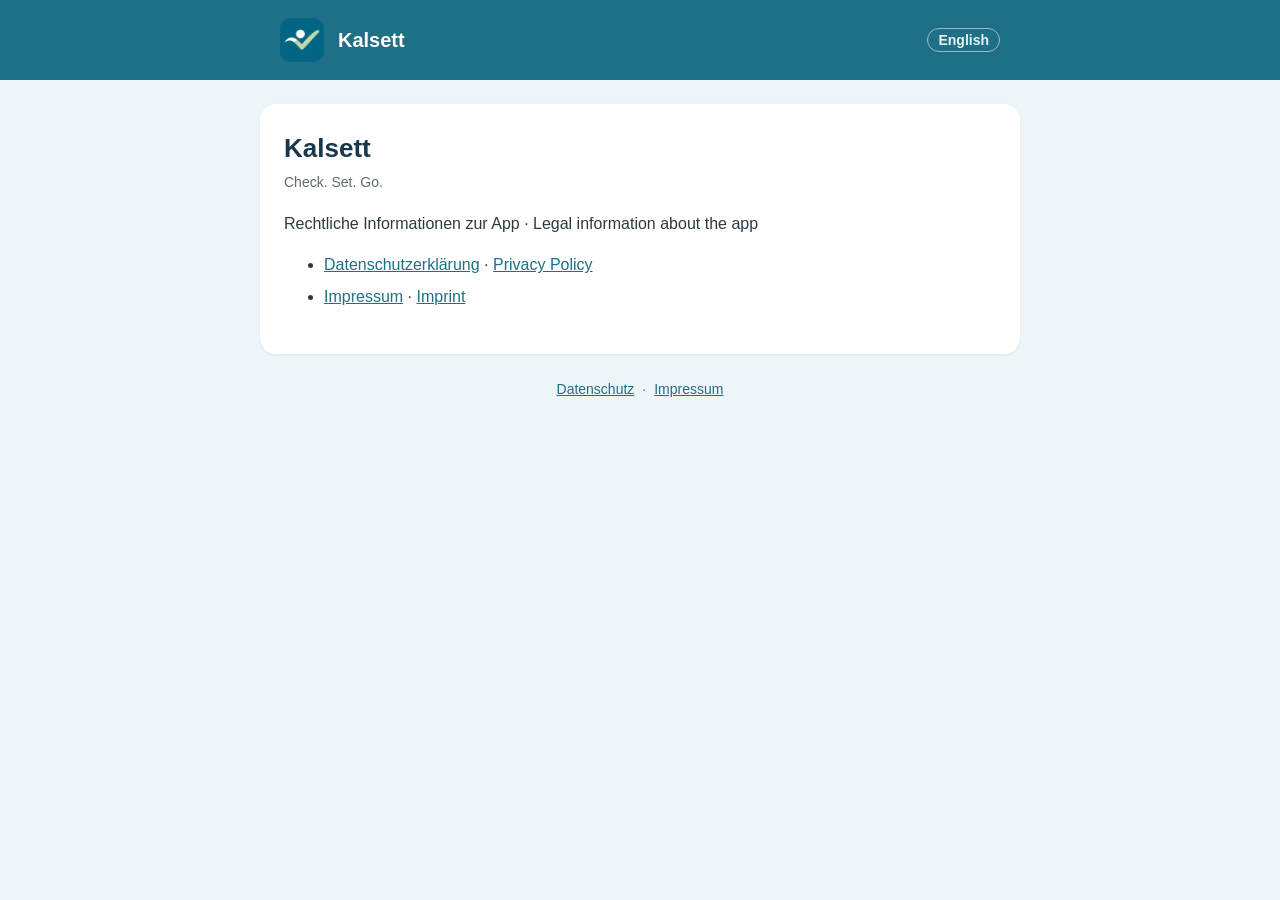
<file: index.html>
<!doctype html>
<html lang="de">
<head>
<meta charset="utf-8">
<meta name="viewport" content="width=device-width, initial-scale=1">
<title>Rechtliches – Kalsett</title>
<link rel="icon" href="icon.png">
<link rel="stylesheet" href="style.css">
</head>
<body>
<header><div class="wrap"><img src="icon.png" alt=""><a href="index.html">Kalsett</a><span class="lang"><a href="privacy.html" hreflang="en">English</a></span></div></header>
<main><div class="wrap">
<h1>Kalsett</h1>
<p class="stand">Check. Set. Go.</p>
<p>Rechtliche Informationen zur App · Legal information about the app</p>
<ul>
<li><a href="datenschutz.html">Datenschutzerklärung</a> · <a href="privacy.html">Privacy Policy</a></li>
<li><a href="impressum.html">Impressum</a> · <a href="imprint.html">Imprint</a></li>
</ul>

</div></main>
<footer><a href="datenschutz.html">Datenschutz</a>·<a href="impressum.html">Impressum</a></footer>
</body>
</html>
</file>
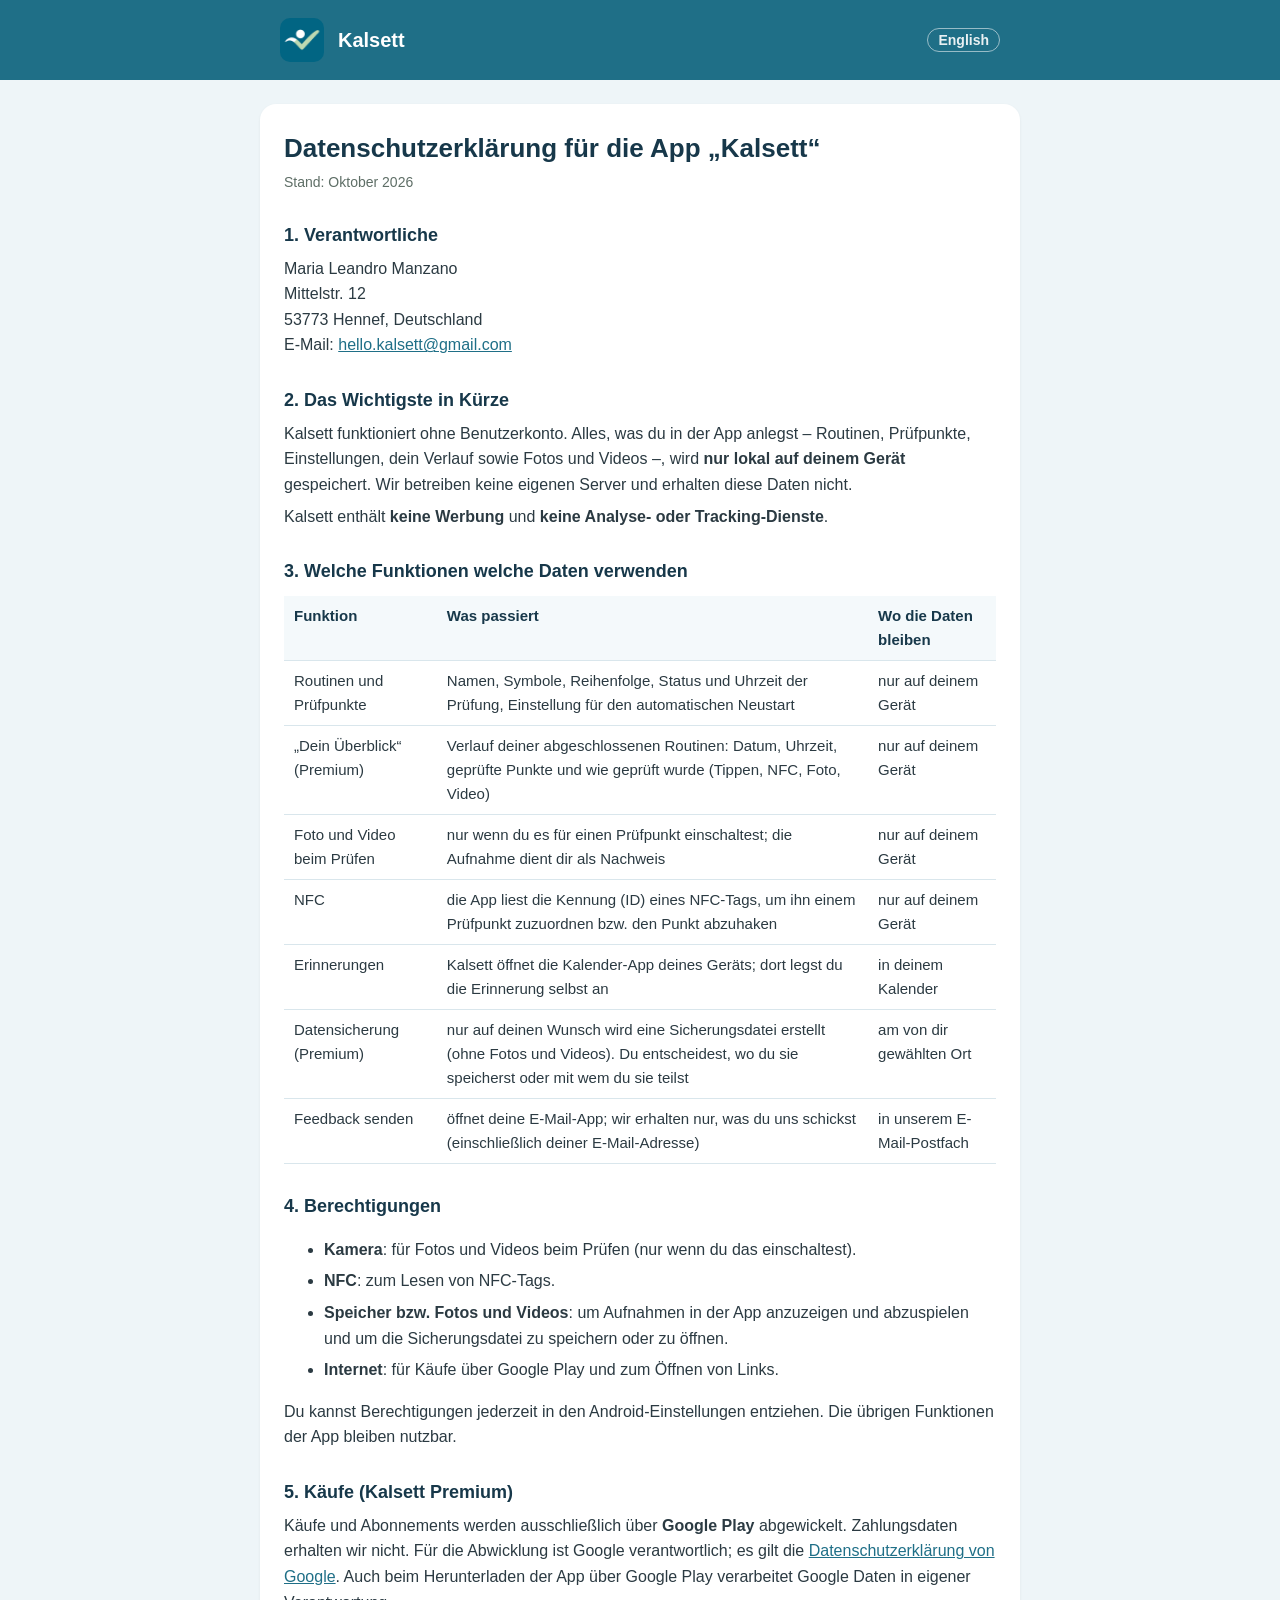
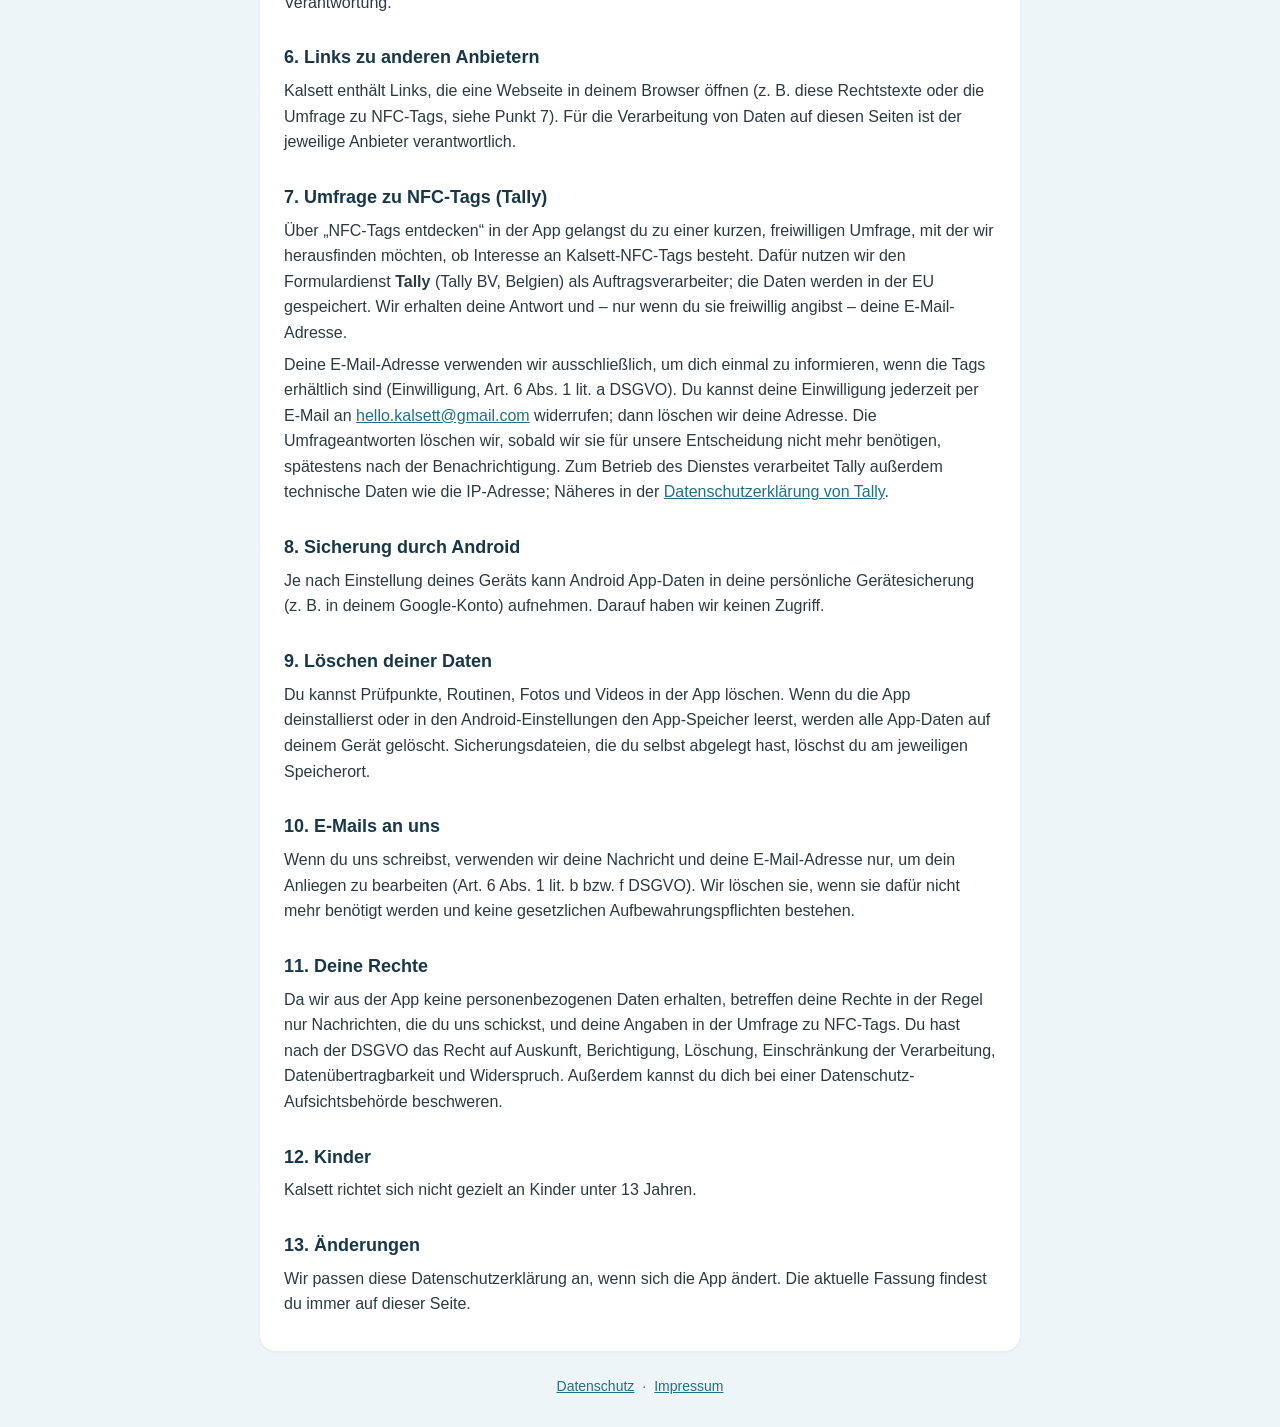
<file: datenschutz.html>
<!doctype html>
<html lang="de">
<head>
<meta charset="utf-8">
<meta name="viewport" content="width=device-width, initial-scale=1">
<title>Datenschutzerklärung – Kalsett</title>
<link rel="icon" href="icon.png">
<link rel="stylesheet" href="style.css">
</head>
<body>
<header><div class="wrap"><img src="icon.png" alt=""><a href="index.html">Kalsett</a><span class="lang"><a href="privacy.html" hreflang="en">English</a></span></div></header>
<main><div class="wrap">
<h1>Datenschutzerklärung für die App „Kalsett“</h1>
<p class="stand">Stand: Oktober 2026</p>

<h2>1. Verantwortliche</h2>
<p>Maria Leandro Manzano<br>Mittelstr. 12<br>53773 Hennef, Deutschland<br>E-Mail: <a href="mailto:hello.kalsett@gmail.com">hello.kalsett@gmail.com</a></p>

<h2>2. Das Wichtigste in Kürze</h2>
<p>Kalsett funktioniert ohne Benutzerkonto. Alles, was du in der App anlegst – Routinen, Prüfpunkte, Einstellungen, dein Verlauf sowie Fotos und Videos –, wird <strong>nur lokal auf deinem Gerät</strong> gespeichert. Wir betreiben keine eigenen Server und erhalten diese Daten nicht.</p>
<p>Kalsett enthält <strong>keine Werbung</strong> und <strong>keine Analyse- oder Tracking-Dienste</strong>.</p>

<h2>3. Welche Funktionen welche Daten verwenden</h2>
<table>
<tr><th>Funktion</th><th>Was passiert</th><th>Wo die Daten bleiben</th></tr>
<tr><td>Routinen und Prüfpunkte</td><td>Namen, Symbole, Reihenfolge, Status und Uhrzeit der Prüfung, Einstellung für den automatischen Neustart</td><td>nur auf deinem Gerät</td></tr>
<tr><td>„Dein Überblick“ (Premium)</td><td>Verlauf deiner abgeschlossenen Routinen: Datum, Uhrzeit, geprüfte Punkte und wie geprüft wurde (Tippen, NFC, Foto, Video)</td><td>nur auf deinem Gerät</td></tr>
<tr><td>Foto und Video beim Prüfen</td><td>nur wenn du es für einen Prüfpunkt einschaltest; die Aufnahme dient dir als Nachweis</td><td>nur auf deinem Gerät</td></tr>
<tr><td>NFC</td><td>die App liest die Kennung (ID) eines NFC-Tags, um ihn einem Prüfpunkt zuzuordnen bzw. den Punkt abzuhaken</td><td>nur auf deinem Gerät</td></tr>
<tr><td>Erinnerungen</td><td>Kalsett öffnet die Kalender-App deines Geräts; dort legst du die Erinnerung selbst an</td><td>in deinem Kalender</td></tr>
<tr><td>Datensicherung (Premium)</td><td>nur auf deinen Wunsch wird eine Sicherungsdatei erstellt (ohne Fotos und Videos). Du entscheidest, wo du sie speicherst oder mit wem du sie teilst</td><td>am von dir gewählten Ort</td></tr>
<tr><td>Feedback senden</td><td>öffnet deine E-Mail-App; wir erhalten nur, was du uns schickst (einschließlich deiner E-Mail-Adresse)</td><td>in unserem E-Mail-Postfach</td></tr>
</table>

<h2>4. Berechtigungen</h2>
<ul>
<li><strong>Kamera</strong>: für Fotos und Videos beim Prüfen (nur wenn du das einschaltest).</li>
<li><strong>NFC</strong>: zum Lesen von NFC-Tags.</li>
<li><strong>Speicher bzw. Fotos und Videos</strong>: um Aufnahmen in der App anzuzeigen und abzuspielen und um die Sicherungsdatei zu speichern oder zu öffnen.</li>
<li><strong>Internet</strong>: für Käufe über Google Play und zum Öffnen von Links.</li>
</ul>
<p>Du kannst Berechtigungen jederzeit in den Android-Einstellungen entziehen. Die übrigen Funktionen der App bleiben nutzbar.</p>

<h2>5. Käufe (Kalsett Premium)</h2>
<p>Käufe und Abonnements werden ausschließlich über <strong>Google Play</strong> abgewickelt. Zahlungsdaten erhalten wir nicht. Für die Abwicklung ist Google verantwortlich; es gilt die <a href="https://policies.google.com/privacy">Datenschutzerklärung von Google</a>. Auch beim Herunterladen der App über Google Play verarbeitet Google Daten in eigener Verantwortung.</p>

<h2>6. Links zu anderen Anbietern</h2>
<p>Kalsett enthält Links, die eine Webseite in deinem Browser öffnen (z. B. diese Rechtstexte oder die Umfrage zu NFC-Tags, siehe Punkt 7). Für die Verarbeitung von Daten auf diesen Seiten ist der jeweilige Anbieter verantwortlich.</p>

<h2>7. Umfrage zu NFC-Tags (Tally)</h2>
<p>Über „NFC-Tags entdecken“ in der App gelangst du zu einer kurzen, freiwilligen Umfrage, mit der wir herausfinden möchten, ob Interesse an Kalsett-NFC-Tags besteht. Dafür nutzen wir den Formulardienst <strong>Tally</strong> (Tally BV, Belgien) als Auftragsverarbeiter; die Daten werden in der EU gespeichert. Wir erhalten deine Antwort und – nur wenn du sie freiwillig angibst – deine E-Mail-Adresse.</p>
<p>Deine E-Mail-Adresse verwenden wir ausschließlich, um dich einmal zu informieren, wenn die Tags erhältlich sind (Einwilligung, Art. 6 Abs. 1 lit. a DSGVO). Du kannst deine Einwilligung jederzeit per E-Mail an <a href="mailto:hello.kalsett@gmail.com">hello.kalsett@gmail.com</a> widerrufen; dann löschen wir deine Adresse. Die Umfrageantworten löschen wir, sobald wir sie für unsere Entscheidung nicht mehr benötigen, spätestens nach der Benachrichtigung. Zum Betrieb des Dienstes verarbeitet Tally außerdem technische Daten wie die IP-Adresse; Näheres in der <a href="https://tally.so/privacy">Datenschutzerklärung von Tally</a>.</p>

<h2>8. Sicherung durch Android</h2>
<p>Je nach Einstellung deines Geräts kann Android App-Daten in deine persönliche Gerätesicherung (z. B. in deinem Google-Konto) aufnehmen. Darauf haben wir keinen Zugriff.</p>

<h2>9. Löschen deiner Daten</h2>
<p>Du kannst Prüfpunkte, Routinen, Fotos und Videos in der App löschen. Wenn du die App deinstallierst oder in den Android-Einstellungen den App-Speicher leerst, werden alle App-Daten auf deinem Gerät gelöscht. Sicherungsdateien, die du selbst abgelegt hast, löschst du am jeweiligen Speicherort.</p>

<h2>10. E-Mails an uns</h2>
<p>Wenn du uns schreibst, verwenden wir deine Nachricht und deine E-Mail-Adresse nur, um dein Anliegen zu bearbeiten (Art. 6 Abs. 1 lit. b bzw. f DSGVO). Wir löschen sie, wenn sie dafür nicht mehr benötigt werden und keine gesetzlichen Aufbewahrungspflichten bestehen.</p>

<h2>11. Deine Rechte</h2>
<p>Da wir aus der App keine personenbezogenen Daten erhalten, betreffen deine Rechte in der Regel nur Nachrichten, die du uns schickst, und deine Angaben in der Umfrage zu NFC-Tags. Du hast nach der DSGVO das Recht auf Auskunft, Berichtigung, Löschung, Einschränkung der Verarbeitung, Datenübertragbarkeit und Widerspruch. Außerdem kannst du dich bei einer Datenschutz-Aufsichtsbehörde beschweren.</p>

<h2>12. Kinder</h2>
<p>Kalsett richtet sich nicht gezielt an Kinder unter 13 Jahren.</p>

<h2>13. Änderungen</h2>
<p>Wir passen diese Datenschutzerklärung an, wenn sich die App ändert. Die aktuelle Fassung findest du immer auf dieser Seite.</p>

</div></main>
<footer><a href="datenschutz.html">Datenschutz</a>·<a href="impressum.html">Impressum</a></footer>
</body>
</html>
</file>
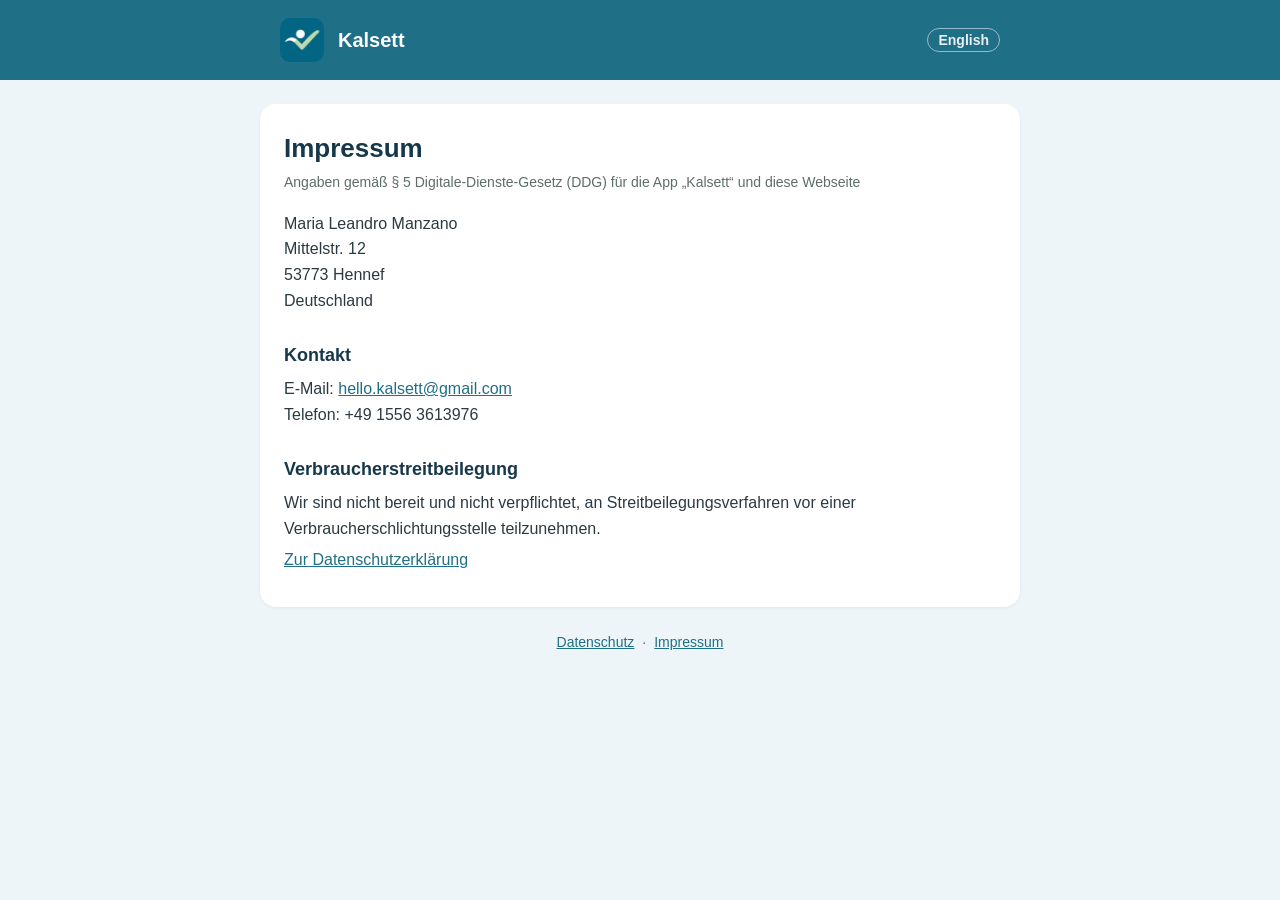
<file: impressum.html>
<!doctype html>
<html lang="de">
<head>
<meta charset="utf-8">
<meta name="viewport" content="width=device-width, initial-scale=1">
<title>Impressum – Kalsett</title>
<link rel="icon" href="icon.png">
<link rel="stylesheet" href="style.css">
</head>
<body>
<header><div class="wrap"><img src="icon.png" alt=""><a href="index.html">Kalsett</a><span class="lang"><a href="imprint.html" hreflang="en">English</a></span></div></header>
<main><div class="wrap">
<h1>Impressum</h1>
<p class="stand">Angaben gemäß § 5 Digitale-Dienste-Gesetz (DDG) für die App „Kalsett“ und diese Webseite</p>
<p>Maria Leandro Manzano<br>Mittelstr. 12<br>53773 Hennef<br>Deutschland</p>
<h2>Kontakt</h2>
<p>E-Mail: <a href="mailto:hello.kalsett@gmail.com">hello.kalsett@gmail.com</a><br>Telefon: +49 1556 3613976</p>
<h2>Verbraucherstreitbeilegung</h2>
<p>Wir sind nicht bereit und nicht verpflichtet, an Streitbeilegungsverfahren vor einer Verbraucherschlichtungsstelle teilzunehmen.</p>
<p><a href="datenschutz.html">Zur Datenschutzerklärung</a></p>

</div></main>
<footer><a href="datenschutz.html">Datenschutz</a>·<a href="impressum.html">Impressum</a></footer>
</body>
</html>
</file>
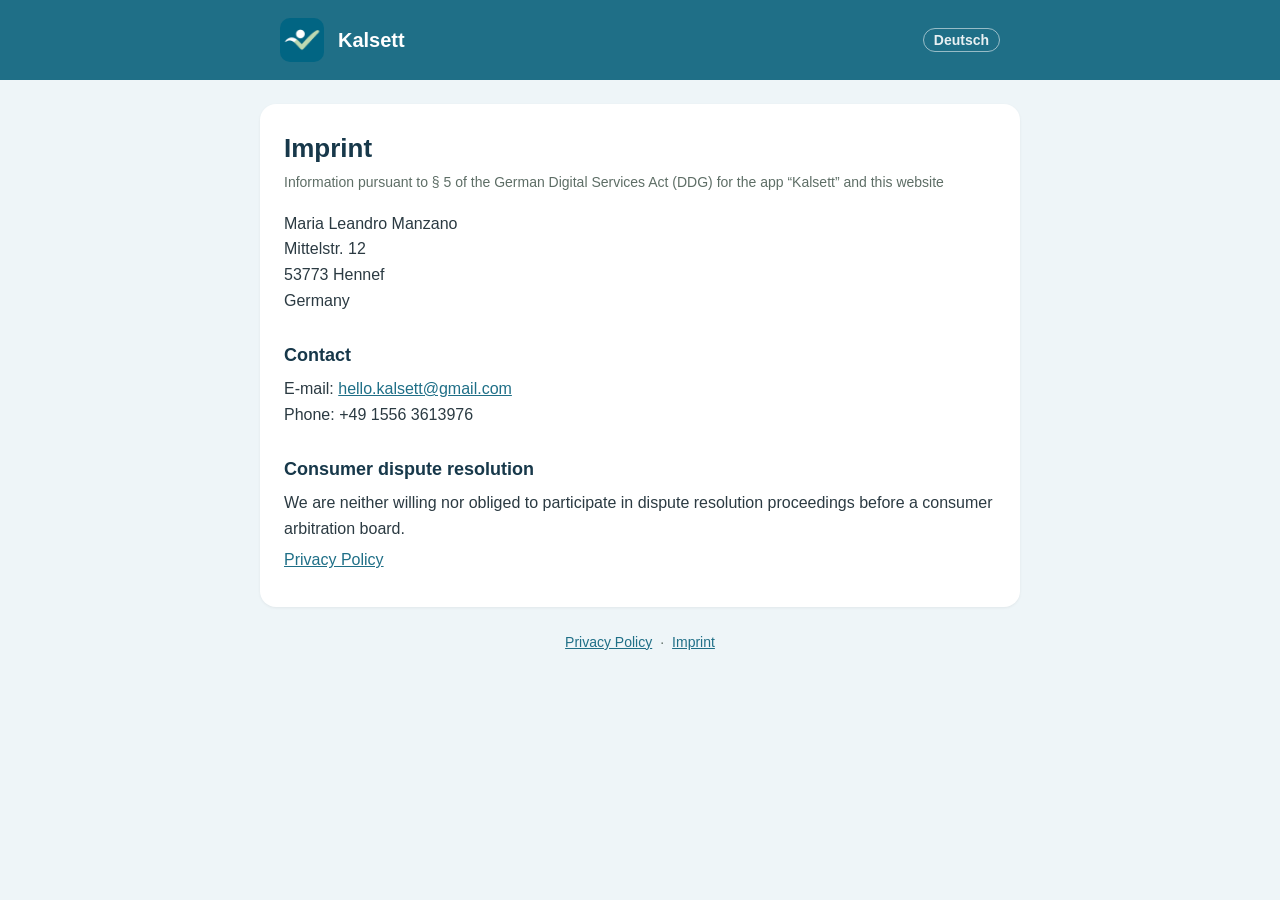
<file: imprint.html>
<!doctype html>
<html lang="en">
<head>
<meta charset="utf-8">
<meta name="viewport" content="width=device-width, initial-scale=1">
<title>Imprint – Kalsett</title>
<link rel="icon" href="icon.png">
<link rel="stylesheet" href="style.css">
</head>
<body>
<header><div class="wrap"><img src="icon.png" alt=""><a href="index.html">Kalsett</a><span class="lang"><a href="impressum.html" hreflang="de">Deutsch</a></span></div></header>
<main><div class="wrap">
<h1>Imprint</h1>
<p class="stand">Information pursuant to § 5 of the German Digital Services Act (DDG) for the app “Kalsett” and this website</p>
<p>Maria Leandro Manzano<br>Mittelstr. 12<br>53773 Hennef<br>Germany</p>
<h2>Contact</h2>
<p>E-mail: <a href="mailto:hello.kalsett@gmail.com">hello.kalsett@gmail.com</a><br>Phone: +49 1556 3613976</p>
<h2>Consumer dispute resolution</h2>
<p>We are neither willing nor obliged to participate in dispute resolution proceedings before a consumer arbitration board.</p>
<p><a href="privacy.html">Privacy Policy</a></p>

</div></main>
<footer><a href="privacy.html">Privacy Policy</a>·<a href="imprint.html">Imprint</a></footer>
</body>
</html>
</file>
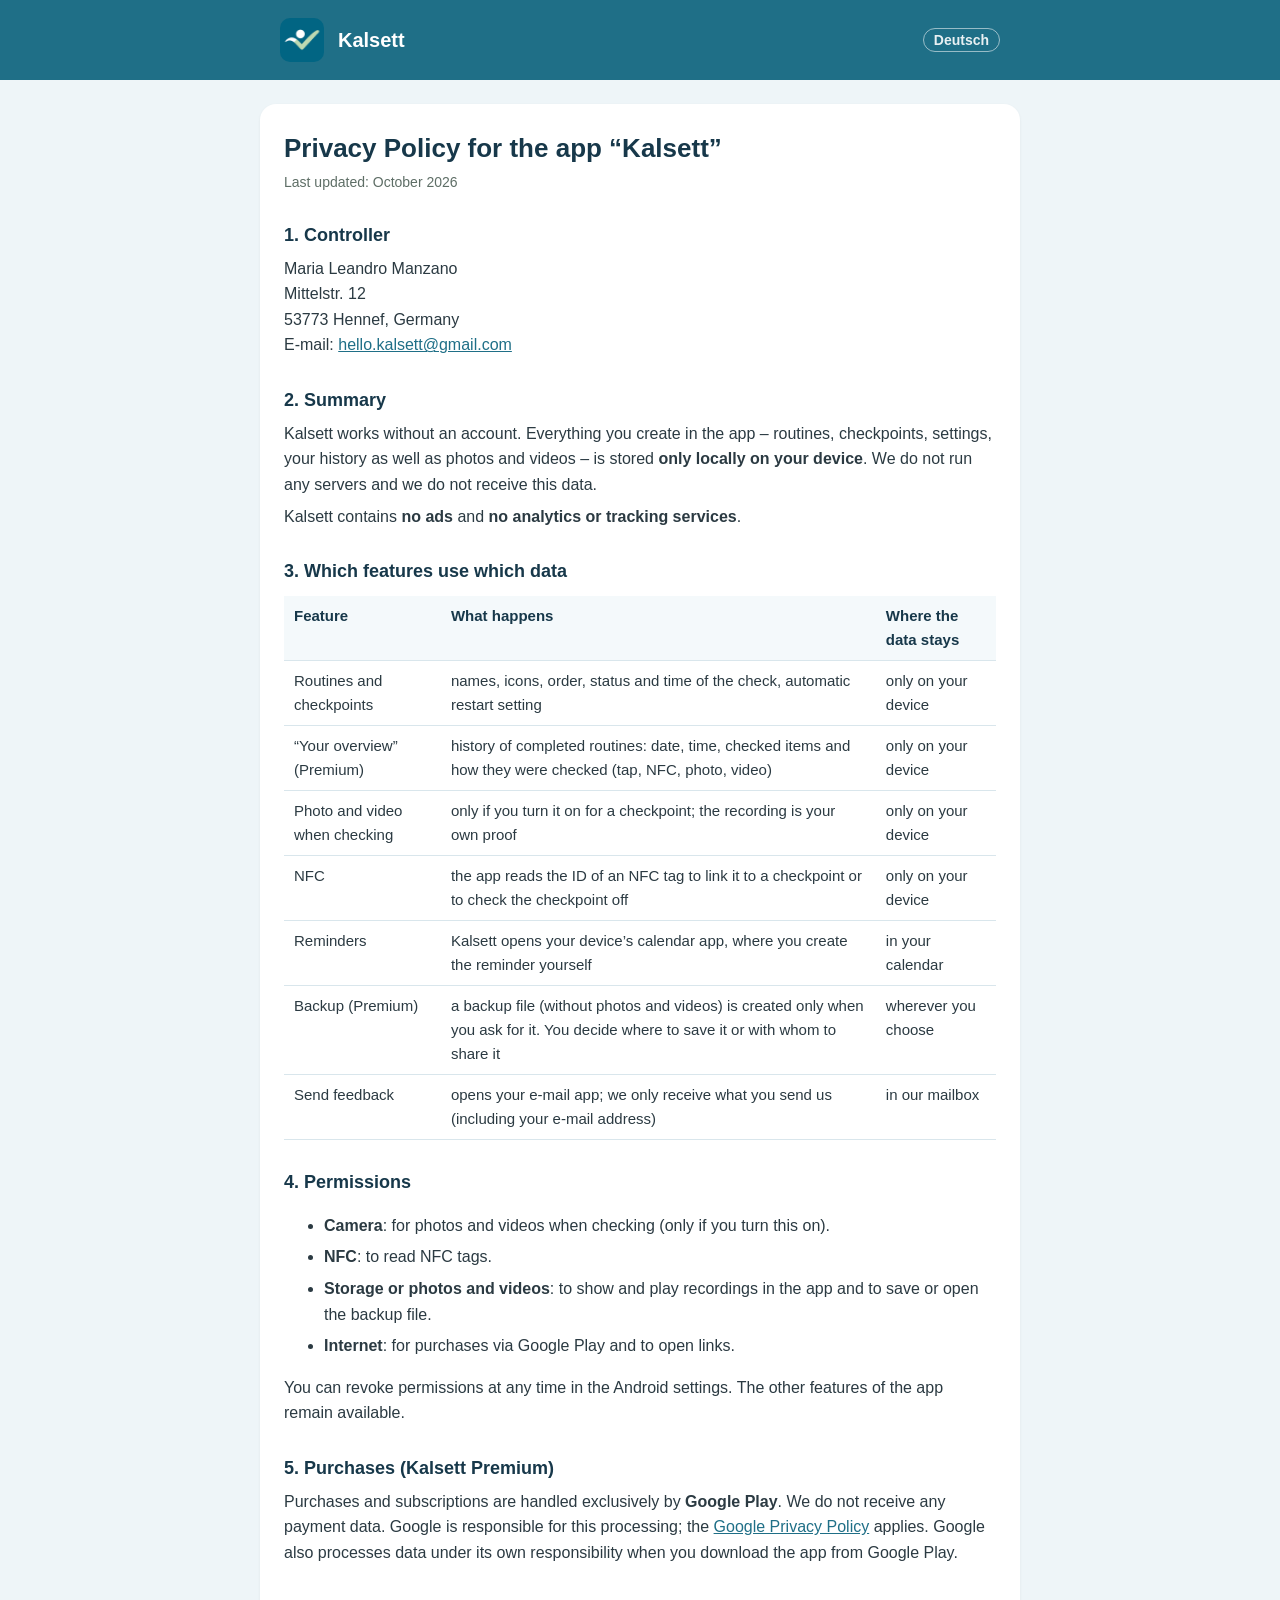
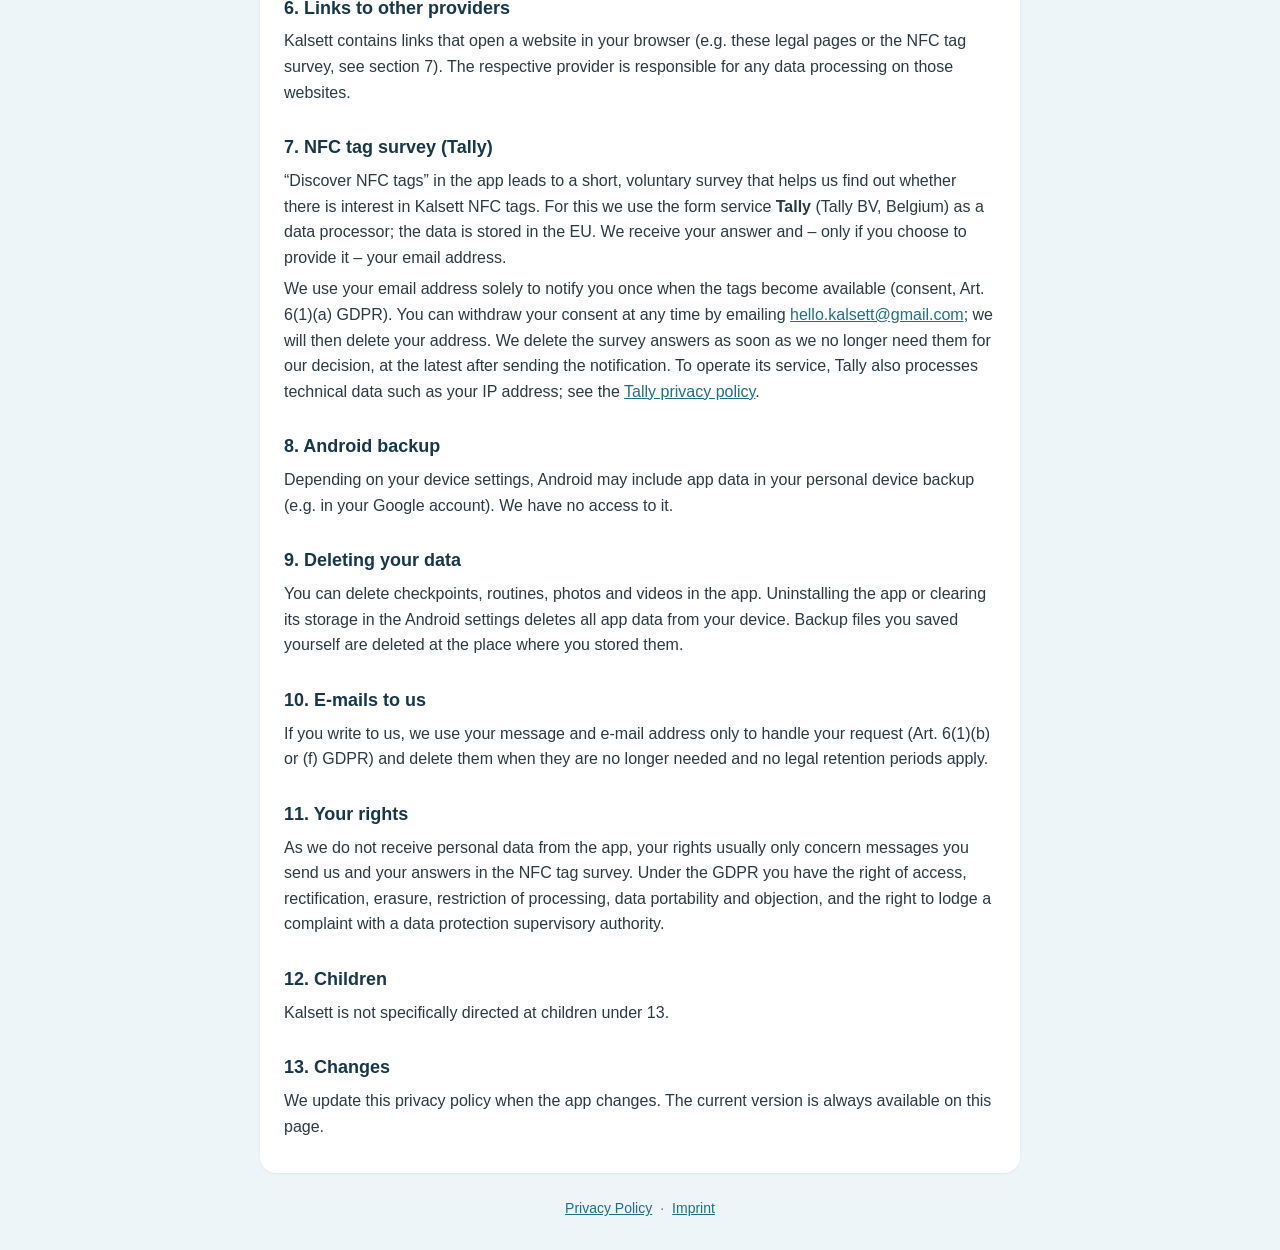
<file: privacy.html>
<!doctype html>
<html lang="en">
<head>
<meta charset="utf-8">
<meta name="viewport" content="width=device-width, initial-scale=1">
<title>Privacy Policy – Kalsett</title>
<link rel="icon" href="icon.png">
<link rel="stylesheet" href="style.css">
</head>
<body>
<header><div class="wrap"><img src="icon.png" alt=""><a href="index.html">Kalsett</a><span class="lang"><a href="datenschutz.html" hreflang="de">Deutsch</a></span></div></header>
<main><div class="wrap">
<h1>Privacy Policy for the app “Kalsett”</h1>
<p class="stand">Last updated: October 2026</p>

<h2>1. Controller</h2>
<p>Maria Leandro Manzano<br>Mittelstr. 12<br>53773 Hennef, Germany<br>E-mail: <a href="mailto:hello.kalsett@gmail.com">hello.kalsett@gmail.com</a></p>

<h2>2. Summary</h2>
<p>Kalsett works without an account. Everything you create in the app – routines, checkpoints, settings, your history as well as photos and videos – is stored <strong>only locally on your device</strong>. We do not run any servers and we do not receive this data.</p>
<p>Kalsett contains <strong>no ads</strong> and <strong>no analytics or tracking services</strong>.</p>

<h2>3. Which features use which data</h2>
<table>
<tr><th>Feature</th><th>What happens</th><th>Where the data stays</th></tr>
<tr><td>Routines and checkpoints</td><td>names, icons, order, status and time of the check, automatic restart setting</td><td>only on your device</td></tr>
<tr><td>“Your overview” (Premium)</td><td>history of completed routines: date, time, checked items and how they were checked (tap, NFC, photo, video)</td><td>only on your device</td></tr>
<tr><td>Photo and video when checking</td><td>only if you turn it on for a checkpoint; the recording is your own proof</td><td>only on your device</td></tr>
<tr><td>NFC</td><td>the app reads the ID of an NFC tag to link it to a checkpoint or to check the checkpoint off</td><td>only on your device</td></tr>
<tr><td>Reminders</td><td>Kalsett opens your device’s calendar app, where you create the reminder yourself</td><td>in your calendar</td></tr>
<tr><td>Backup (Premium)</td><td>a backup file (without photos and videos) is created only when you ask for it. You decide where to save it or with whom to share it</td><td>wherever you choose</td></tr>
<tr><td>Send feedback</td><td>opens your e-mail app; we only receive what you send us (including your e-mail address)</td><td>in our mailbox</td></tr>
</table>

<h2>4. Permissions</h2>
<ul>
<li><strong>Camera</strong>: for photos and videos when checking (only if you turn this on).</li>
<li><strong>NFC</strong>: to read NFC tags.</li>
<li><strong>Storage or photos and videos</strong>: to show and play recordings in the app and to save or open the backup file.</li>
<li><strong>Internet</strong>: for purchases via Google Play and to open links.</li>
</ul>
<p>You can revoke permissions at any time in the Android settings. The other features of the app remain available.</p>

<h2>5. Purchases (Kalsett Premium)</h2>
<p>Purchases and subscriptions are handled exclusively by <strong>Google Play</strong>. We do not receive any payment data. Google is responsible for this processing; the <a href="https://policies.google.com/privacy">Google Privacy Policy</a> applies. Google also processes data under its own responsibility when you download the app from Google Play.</p>

<h2>6. Links to other providers</h2>
<p>Kalsett contains links that open a website in your browser (e.g. these legal pages or the NFC tag survey, see section 7). The respective provider is responsible for any data processing on those websites.</p>

<h2>7. NFC tag survey (Tally)</h2>
<p>“Discover NFC tags” in the app leads to a short, voluntary survey that helps us find out whether there is interest in Kalsett NFC tags. For this we use the form service <strong>Tally</strong> (Tally BV, Belgium) as a data processor; the data is stored in the EU. We receive your answer and – only if you choose to provide it – your email address.</p>
<p>We use your email address solely to notify you once when the tags become available (consent, Art. 6(1)(a) GDPR). You can withdraw your consent at any time by emailing <a href="mailto:hello.kalsett@gmail.com">hello.kalsett@gmail.com</a>; we will then delete your address. We delete the survey answers as soon as we no longer need them for our decision, at the latest after sending the notification. To operate its service, Tally also processes technical data such as your IP address; see the <a href="https://tally.so/privacy">Tally privacy policy</a>.</p>

<h2>8. Android backup</h2>
<p>Depending on your device settings, Android may include app data in your personal device backup (e.g. in your Google account). We have no access to it.</p>

<h2>9. Deleting your data</h2>
<p>You can delete checkpoints, routines, photos and videos in the app. Uninstalling the app or clearing its storage in the Android settings deletes all app data from your device. Backup files you saved yourself are deleted at the place where you stored them.</p>

<h2>10. E-mails to us</h2>
<p>If you write to us, we use your message and e-mail address only to handle your request (Art. 6(1)(b) or (f) GDPR) and delete them when they are no longer needed and no legal retention periods apply.</p>

<h2>11. Your rights</h2>
<p>As we do not receive personal data from the app, your rights usually only concern messages you send us and your answers in the NFC tag survey. Under the GDPR you have the right of access, rectification, erasure, restriction of processing, data portability and objection, and the right to lodge a complaint with a data protection supervisory authority.</p>

<h2>12. Children</h2>
<p>Kalsett is not specifically directed at children under 13.</p>

<h2>13. Changes</h2>
<p>We update this privacy policy when the app changes. The current version is always available on this page.</p>

</div></main>
<footer><a href="privacy.html">Privacy Policy</a>·<a href="imprint.html">Imprint</a></footer>
</body>
</html>
</file>
<file: style.css>
:root { --bg: #EEF5F8; --card: #FFFFFF; --dark: #17384A; --acc: #1F6F87; --text: #2B3A42; --muted: #5E6E66; --line: #D9E6EC; }
* { box-sizing: border-box; }
body { margin: 0; background: var(--bg); color: var(--text); font: 16px/1.6 -apple-system, "Segoe UI", Roboto, Inter, Arial, sans-serif; }
header { background: var(--acc); color: #fff; }
.wrap { max-width: 760px; margin: 0 auto; padding: 0 20px; }
header .wrap { display: flex; align-items: center; gap: 14px; padding-top: 18px; padding-bottom: 18px; }
header img { width: 44px; height: 44px; border-radius: 10px; }
header a { color: #fff; text-decoration: none; font-weight: 700; font-size: 20px; }
header .lang { margin-left: auto; font-size: 14px; }
header .lang a { font-size: 14px; font-weight: 600; opacity: .9; border: 1px solid rgba(255,255,255,.6); border-radius: 14px; padding: 3px 10px; }
main .wrap { background: var(--card); border-radius: 16px; margin-top: 24px; margin-bottom: 24px; padding: 28px 24px; box-shadow: 0 1px 3px rgba(0,0,0,.06); }
h1 { color: var(--dark); font-size: 26px; line-height: 1.25; margin: 0 0 4px; }
h2 { color: var(--dark); font-size: 18px; margin: 28px 0 6px; }
p, li { margin: 6px 0; }
.stand { color: var(--muted); font-size: 14px; margin-bottom: 18px; }
a { color: var(--acc); }
table { width: 100%; border-collapse: collapse; margin: 10px 0; font-size: 15px; }
th, td { text-align: left; vertical-align: top; padding: 8px 10px; border-bottom: 1px solid var(--line); }
th { color: var(--dark); background: #F4F9FB; }
.hinweis { background: #F4F9FB; border-left: 4px solid var(--acc); padding: 10px 14px; border-radius: 6px; }
footer { text-align: center; color: var(--muted); font-size: 14px; padding: 0 20px 30px; }
footer a { margin: 0 8px; }
@media (max-width: 560px) { main .wrap { padding: 22px 16px; border-radius: 0; margin-top: 0; } table { font-size: 14px; } th, td { padding: 6px; } }
</file>
